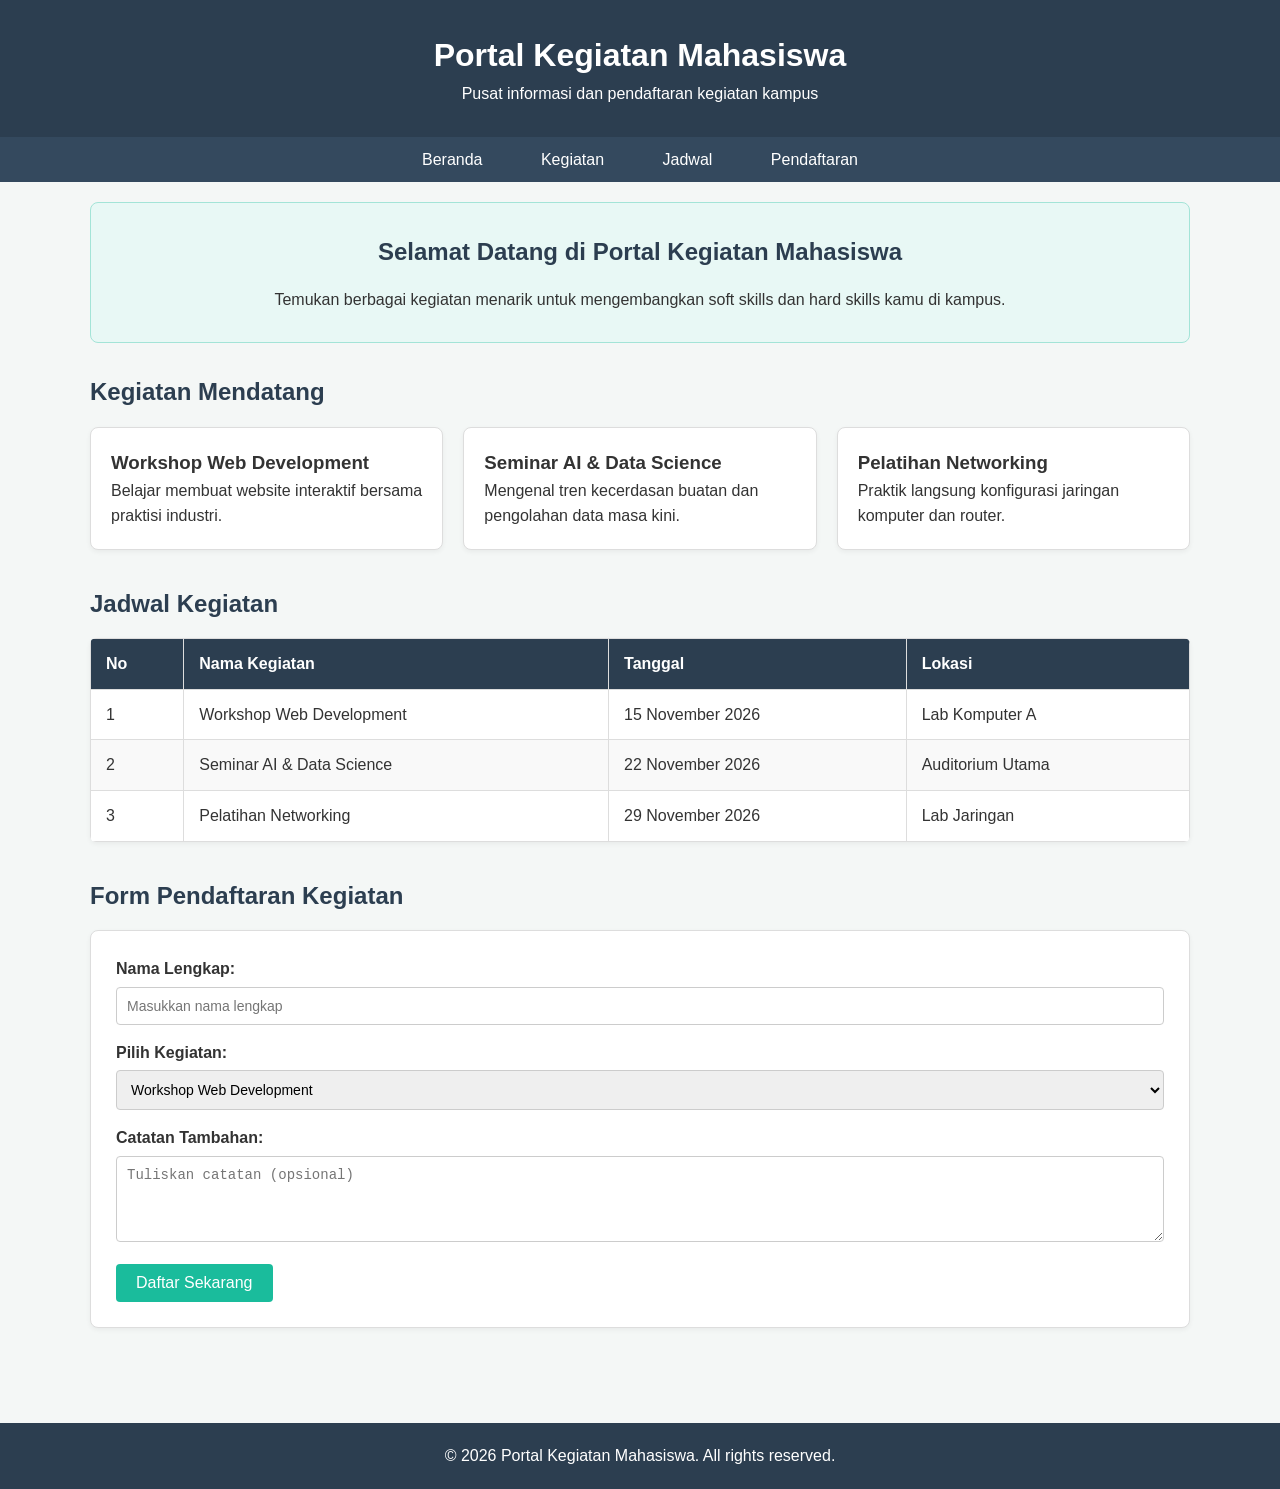
<file: index.html>
<!DOCTYPE html>
<html lang="id">
<head>
    <meta charset="UTF-8">
    <meta name="viewport" content="width=device-width, initial-scale=1.0">
    <title>Portal Kegiatan Mahasiswa</title>
    <!-- Penghubung ke External CSS -->
    <link rel="stylesheet" href="style.css">
</head>
<body>

    <!-- Header -->
    <header>
        <h1>Portal Kegiatan Mahasiswa</h1>
        <p>Pusat informasi dan pendaftaran kegiatan kampus</p>
    </header>

    <!-- Navigation -->
    <nav>
        <ul>
            <li><a href="#beranda">Beranda</a></li>
            <li><a href="#kegiatan">Kegiatan</a></li>
            <li><a href="#jadwal">Jadwal</a></li>
            <li><a href="#pendaftaran">Pendaftaran</a></li>
        </ul>
    </nav>

    <!-- Container Utama -->
    <div class="container">

        <!-- Hero Section -->
        <section class="hero" id="beranda">
            <h2>Selamat Datang di Portal Kegiatan Mahasiswa</h2>
            <p>Temukan berbagai kegiatan menarik untuk mengembangkan soft skills dan hard skills kamu di kampus.</p>
        </section>

        <!-- Card Section (Minimal 3 Card dengan class reusable) -->
        <section id="kegiatan">
            <h2>Kegiatan Mendatang</h2>
            <div class="card-grid">
                <!-- Card 1 -->
                <article class="card">
                    <h3>Workshop Web Development</h3>
                    <p>Belajar membuat website interaktif bersama praktisi industri.</p>
                </article>
                <!-- Card 2 -->
                <article class="card">
                    <h3>Seminar AI & Data Science</h3>
                    <p>Mengenal tren kecerdasan buatan dan pengolahan data masa kini.</p>
                </article>
                <!-- Card 3 -->
                <article class="card">
                    <h3>Pelatihan Networking</h3>
                    <p>Praktik langsung konfigurasi jaringan komputer dan router.</p>
                </article>
            </div>
        </section>

        <!-- Table Section (Header, border, padding, zebra row) -->
        <section id="jadwal">
            <h2>Jadwal Kegiatan</h2>
            <table>
                <thead>
                    <tr>
                        <th>No</th>
                        <th>Nama Kegiatan</th>
                        <th>Tanggal</th>
                        <th>Lokasi</th>
                    </tr>
                </thead>
                <tbody>
                    <tr>
                        <td>1</td>
                        <td>Workshop Web Development</td>
                        <td>15 November 2026</td>
                        <td>Lab Komputer A</td>
                    </tr>
                    <tr>
                        <td>2</td>
                        <td>Seminar AI & Data Science</td>
                        <td>22 November 2026</td>
                        <td>Auditorium Utama</td>
                    </tr>
                    <tr>
                        <td>3</td>
                        <td>Pelatihan Networking</td>
                        <td>29 November 2026</td>
                        <td>Lab Jaringan</td>
                    </tr>
                </tbody>
            </table>
        </section>

        <!-- Form Section (Label, input, select, textarea, button, focus) -->
        <section id="pendaftaran">
            <h2>Form Pendaftaran Kegiatan</h2>
            <form action="#" method="POST">
                <div class="form-group">
                    <label for="nama">Nama Lengkap:</label>
                    <input type="text" id="nama" name="nama" placeholder="Masukkan nama lengkap" required>
                </div>

                <div class="form-group">
                    <label for="kegiatan-pilih">Pilih Kegiatan:</label>
                    <select id="kegiatan-pilih" name="kegiatan">
                        <option value="web">Workshop Web Development</option>
                        <option value="ai">Seminar AI & Data Science</option>
                        <option value="net">Pelatihan Networking</option>
                    </select>
                </div>

                <div class="form-group">
                    <label for="catatan">Catatan Tambahan:</label>
                    <textarea id="catatan" name="catatan" rows="4" placeholder="Tuliskan catatan (opsional)"></textarea>
                </div>

                <button type="submit">Daftar Sekarang</button>
            </form>
        </section>

    </div>

    <!-- Footer -->
    <footer>
        <p>&copy; 2026 Portal Kegiatan Mahasiswa. All rights reserved.</p>
    </footer>

</body>
</html>
</file>
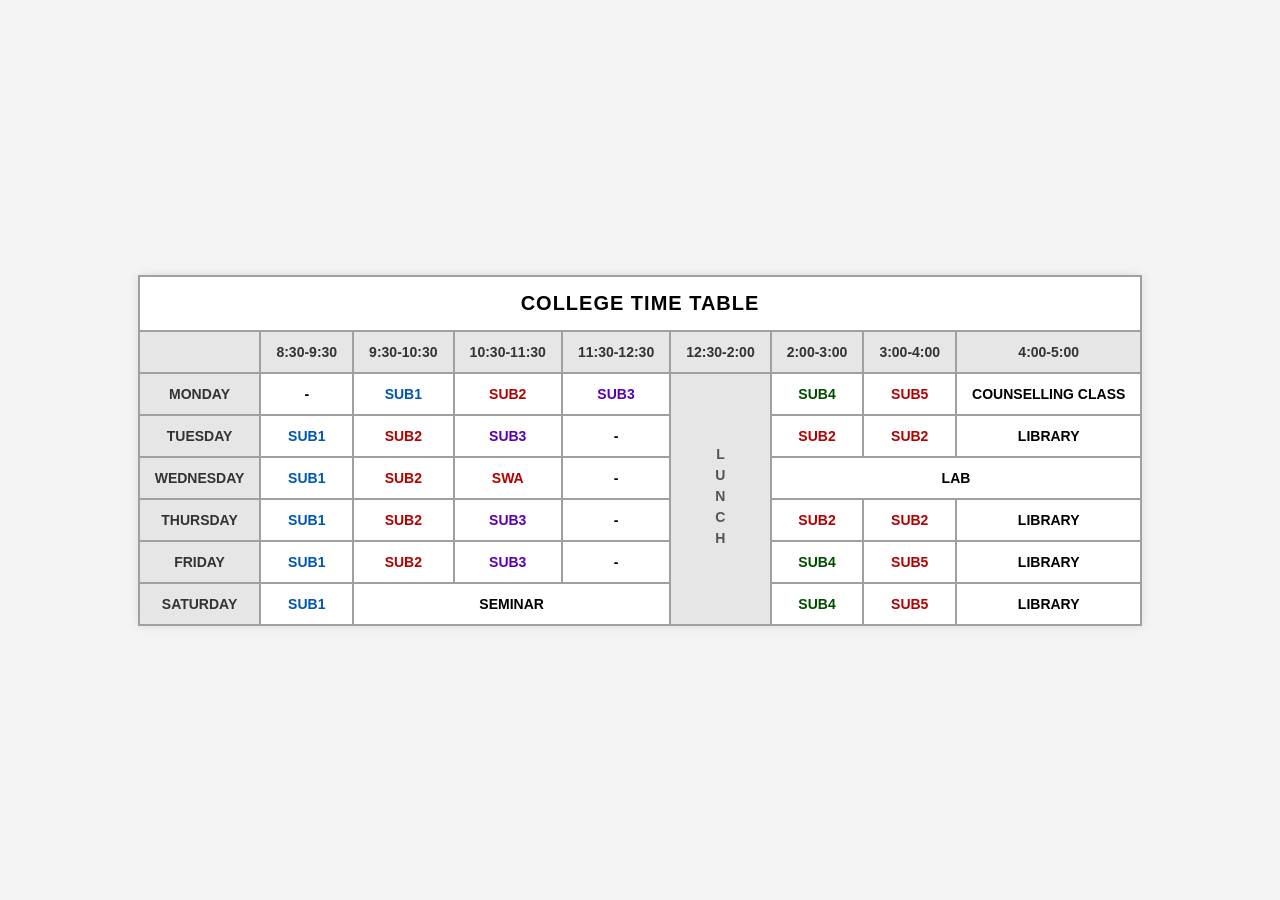
<file: collega.html>
<!DOCTYPE html>
<html lang="en">
<head>
    <meta charset="UTF-8">
    <meta name="viewport" content="width=device-width, initial-scale=1.0">
    <title>College Time Table</title>
    <style>
        body {
            font-family: Arial, sans-serif;
            display: flex;
            justify-content: center;
            align-items: center;
            height: 100vh;
            background-color: #f4f4f4;
            margin: 0;
        }
        table {
            border-collapse: collapse;
            background-color: #ffffff;
            text-align: center;
            box-shadow: 0px 0px 10px rgba(0,0,0,0.1);
        }
        th, td {
            border: 2px solid #a0a0a0;
            padding: 12px 15px;
            font-size: 14px;
            font-weight: bold;
        }
        .main-title {
            background-color: #ffffff;
            font-size: 20px;
            letter-spacing: 1px;
            padding: 15px;
        }
        .time-header {
            background-color: #e6e6e6;
            color: #333;
        }
        .day-header {
            background-color: #e6e6e6;
            color: #333;
            text-align: center;
        }
        .sub1 { color: #0056b3; }
        .sub2 { color: #b30000; }
        .sub3 { color: #5b00b3; }
        .sub4 { color: #004d00; }
        .sub5 { color: #b30000; }
        .lunch {
            writing-mode: vertical-rl;
            text-orientation: upright;
            background-color: #e6e6e6;
            letter-spacing: 5px;
            color: #555;
        }
    </style>
</head>
<body>

    <table>
       
        <tr>
            <th colspan="10" class="main-title">COLLEGE TIME TABLE</th>
        </tr>
        
        
        <tr class="time-header">
            <td></td>
            <td>8:30-9:30</td>
            <td>9:30-10:30</td>
            <td>10:30-11:30</td>
            <td>11:30-12:30</td>
            <td>12:30-2:00</td>
            <td>2:00-3:00</td>
            <td>3:00-4:00</td>
            <td colspan="2">4:00-5:00</td>
        </tr>

      
        <tr>
            <td class="day-header">MONDAY</td>
            <td>-</td>
            <td class="sub1">SUB1</td>
            <td class="sub2">SUB2</td>
            <td class="sub3">SUB3</td>
            <td rowspan="6" class="lunch">LUNCH</td>
            <td class="sub4">SUB4</td>
            <td class="sub5">SUB5</td>
            <td colspan="2">COUNSELLING CLASS</td>
        </tr>

        
        <tr>
            <td class="day-header">TUESDAY</td>
            <td class="sub1">SUB1</td>
            <td class="sub2">SUB2</td>
            <td class="sub3">SUB3</td>
            <td>-</td>
            <td class="sub2">SUB2</td>
            <td class="sub2">SUB2</td>
            <td colspan="2">LIBRARY</td>
        </tr>

        
        <tr>
            <td class="day-header">WEDNESDAY</td>
            <td class="sub1">SUB1</td>
            <td class="sub2">SUB2</td>
            <td class="sub2">SWA</td>
            <td>-</td>
            <td colspan="3" class="lab">LAB</td>
        </tr>

        
        <tr>
            <td class="day-header">THURSDAY</td>
            <td class="sub1">SUB1</td>
            <td class="sub2">SUB2</td>
            <td class="sub3">SUB3</td>
            <td>-</td>
            <td class="sub2">SUB2</td>
            <td class="sub2">SUB2</td>
            <td colspan="2">LIBRARY</td>
        </tr>

        
        <tr>
            <td class="day-header">FRIDAY</td>
            <td class="sub1">SUB1</td>
            <td class="sub2">SUB2</td>
            <td class="sub3">SUB3</td>
            <td>-</td>
            <td class="sub4">SUB4</td>
            <td class="sub5">SUB5</td>
            <td colspan="2">LIBRARY</td>
        </tr>

        
        <tr>
            <td class="day-header">SATURDAY</td>
            <td class="sub1">SUB1</td>
            <td colspan="3" class="seminar">SEMINAR</td>
            <td class="sub4">SUB4</td>
            <td class="sub5">SUB5</td>
            <td colspan="2">LIBRARY</td>
        </tr>
    </table>

</body>
</html>
</file>
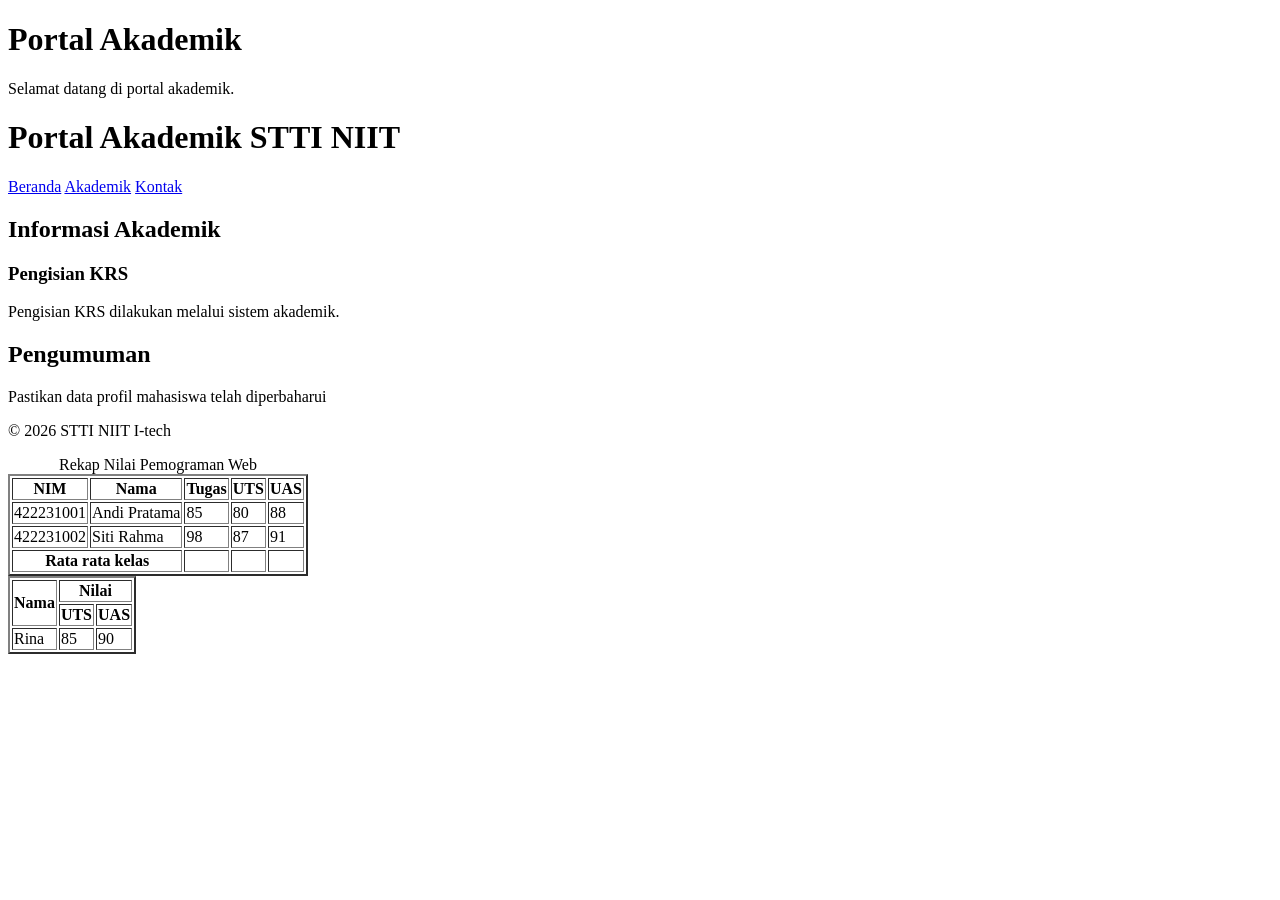
<file: table.html>
<!DOCTYPE html>
<html lang="id">
<head>
    <meta charset="UTF-8">
    <meta name="viewport" content="width=<device-width>, initial-scale=1.0">
    <title>Document</title>
</head>
<body>
    <h1>Portal Akademik</h1>
    <p> Selamat datang di portal akademik.</p>
</body>
</html>
<body>
    <header>
        <h1>Portal Akademik STTI NIIT</h1>
        <nav arial-label="Navigasi utama">
            <a href="index.html">Beranda</a>
            <a href="akademik.html">Akademik</a>
            <a href="kontak.html">Kontak</a>
        </nav>
    </header>
</body>
</html>
<main>
    <section>
        <h2>Informasi Akademik</h2>
        <article>
            <h3>Pengisian KRS</h3>
            <p>Pengisian KRS dilakukan melalui sistem akademik.</p>
        </article>
    </section>

    <aside>
        <h2>Pengumuman</h2>
        <p>Pastikan data profil mahasiswa telah diperbaharui</p>
    </aside>
</main>

<footer>
    <p>&copy; 2026 STTI NIIT I-tech</p>
</footer>
</body>

<table border="2">
    <caption>Rekap Nilai Pemograman Web</caption>
    <thead>
        <tr>
            <th scope="col">NIM</th>
            <th scope="col">Nama</th>
            <th scope="col">Tugas</th>
            <th scope="col">UTS</th>
            <th scope="col">UAS</th>
        </tr>
    </thead>
    <tbody>
        <tr>
            <td>422231001</td>
            <td>Andi Pratama</td>
            <td>85</td>
            <td>80</td>
            <td>88</td>
        </tr>
    <tr>
        <td>422231002</td>
        <td>Siti Rahma</td>
        <td>98</td>
        <td>87</td>
        <td>91</td>
    </tr>
    </tbody>
    <tfoot>
        <tr>
        <th colspan="2" scope="row">Rata rata kelas</th>
        <td></td>
        <td></td>
        <td></td>
    </tr>
</tfoot>
</table>

<table border="2">
    <tr>
        <th rowspan="2">Nama</th>
        <th colspan="2">Nilai</th>
    </tr>
    <tr>
        <th>UTS</th>
        <th>UAS</th>
    </tr>
    <tr>
        <td>Rina</td>
        <td>85</td>
        <td>90</td>
    </tr>
</table>
</file>
<file: style.css>
/* Global Reset & Typography */
* {
    margin: 0;
    padding: 0;
    box-sizing: border-box;
}

body {
    font-family: 'Segoe UI', Tahoma, Geneva, Verdana, sans-serif;
    line-height: 1.6;
    color: #333;
    background-color: #f4f7f6;
}

/* Container */
.container {
    width: 90%;
    max-width: 1100px;
    margin: 0 auto;
    padding: 20px 0;
}

/* Header */
header {
    background-color: #2c3e50;
    color: #ffffff;
    text-align: center;
    padding: 30px 20px;
}

/* Navigation */
nav {
    background-color: #34495e;
    padding: 10px 0;
}

nav ul {
    list-style: none;
    text-align: center;
}

nav ul li {
    display: inline-block;
    margin: 0 15px;
}

nav ul li a {
    color: #ffffff;
    text-decoration: none;
    padding: 6px 12px;
    transition: background 0.3s;
}

nav ul li a:hover,
nav ul li a:focus {
    background-color: #1abc9c;
    border-radius: 4px;
    outline: none;
}

/* Hero Section */
.hero {
    background-color: #e8f8f5;
    border: 1px solid #a3e4d7;
    border-radius: 8px;
    padding: 30px;
    margin-bottom: 30px;
    text-align: center;
}

/* Card Section (Reusable) */
.card-grid {
    display: flex;
    gap: 20px;
    margin-bottom: 30px;
    flex-wrap: wrap;
}

.card {
    background: #ffffff;
    border: 1px solid #ddd;
    border-radius: 8px;
    padding: 20px;
    flex: 1;
    min-width: 280px;
    box-shadow: 0 2px 5px rgba(0,0,0,0.05);
}

/* Table Styling (Header, border, padding, zebra row) */
section {
    margin-bottom: 35px;
}

section h2 {
    margin-bottom: 15px;
    color: #2c3e50;
}

table {
    width: 100%;
    border-collapse: collapse;
    background: #ffffff;
    border-radius: 6px;
    overflow: hidden;
    box-shadow: 0 2px 5px rgba(0,0,0,0.05);
}

table th, table td {
    padding: 12px 15px;
    border: 1px solid #ddd;
    text-align: left;
}

table th {
    background-color: #2c3e50;
    color: white;
}

/* Zebra Row Effect */
table tbody tr:nth-child(even) {
    background-color: #f9f9f9;
}

/* Form Styling */
form {
    background: #ffffff;
    padding: 25px;
    border-radius: 8px;
    border: 1px solid #ddd;
    box-shadow: 0 2px 5px rgba(0,0,0,0.05);
}

.form-group {
    margin-bottom: 15px;
}

form label {
    display: block;
    margin-bottom: 5px;
    font-weight: 600;
}

form input, 
form select, 
form textarea {
    width: 100%;
    padding: 10px;
    border: 1px solid #ccc;
    border-radius: 4px;
    font-size: 14px;
}

/* Form Focus Effect */
form input:focus, 
form select:focus, 
form textarea:focus {
    border-color: #1abc9c;
    outline: none;
    box-shadow: 0 0 5px rgba(26, 188, 156, 0.3);
}

form button {
    background-color: #1abc9c;
    color: white;
    padding: 10px 20px;
    border: none;
    border-radius: 4px;
    cursor: pointer;
    font-size: 16px;
}

form button:hover {
    background-color: #16a085;
}

/* Footer */
footer {
    background-color: #2c3e50;
    color: white;
    text-align: center;
    padding: 20px;
    margin-top: 40px;
}
</file>
